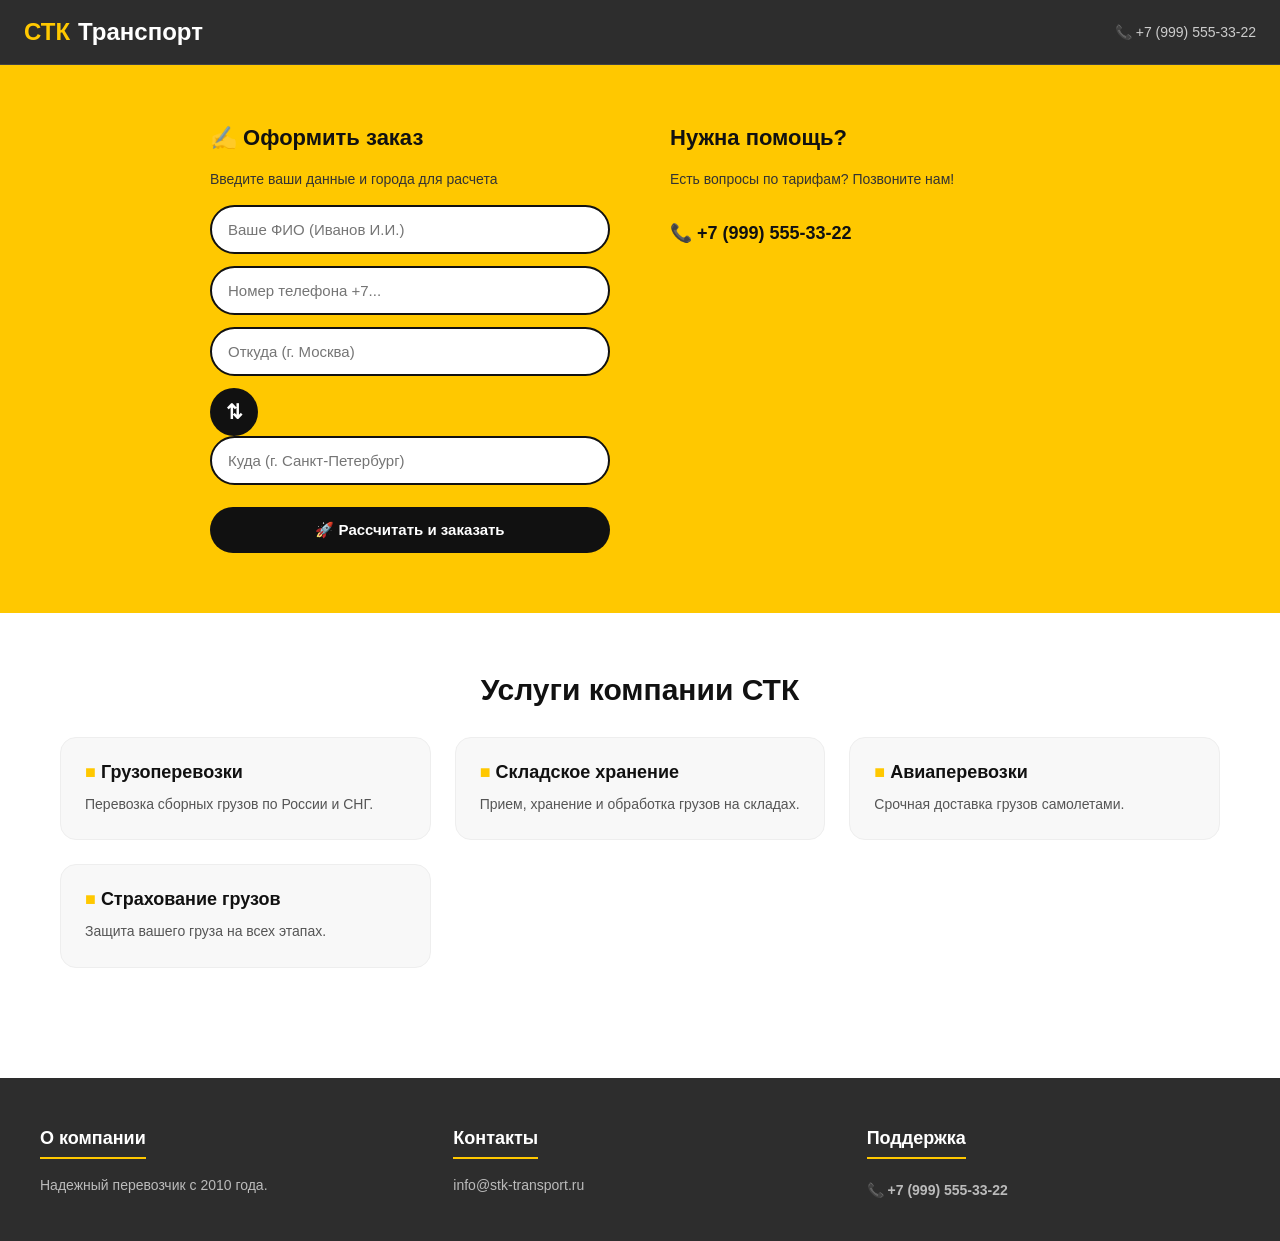
<file: index.html>
<!DOCTYPE html>
<html lang="ru">
<head>
    <meta charset="UTF-8">
    <meta name="viewport" content="width=device-width, initial-scale=1.0">
    <title>СТК - Транспортная компания</title>
    <style>
        * { margin: 0; padding: 0; box-sizing: border-box; font-family: -apple-system, BlinkMacSystemFont, "Segoe UI", Roboto, Helvetica, Arial, sans-serif; }
        body { background-color: #ffffff; color: #1a1a1a; }

        header { background-color: #2d2d2d; padding: 18px 24px; display: flex; justify-content: space-between; align-items: center; color: white; border-bottom: 1px solid #444; }
        .logo { font-size: 24px; font-weight: 700; display: flex; align-items: center; gap: 8px; }
        .logo span { color: #FFC800; }
        .auth-links { font-size: 14px; color: #cccccc; display: flex; align-items: center; gap: 6px; }

        .hero-section { background-color: #FFC800; padding: 60px 20px; display: flex; flex-wrap: wrap; justify-content: center; gap: 30px 60px; color: #111111; }
        .hero-card { flex: 1; min-width: 260px; max-width: 400px; }
        .hero-card h2 { font-size: 22px; margin-bottom: 18px; font-weight: 600; }
        .hero-card p { font-size: 14px; color: #333333; margin-top: 12px; line-height: 1.5; }

        input[type="text"], input[type="tel"] { width: 100%; padding: 14px 16px; border-radius: 50px; border: 2px solid #111; margin-bottom: 12px; font-size: 15px; outline: none; background-color: #ffffff; }
        .input-group { display: flex; gap: 10px; }

        .btn-black { background-color: #111111; color: #ffffff; border: none; padding: 14px 20px; font-weight: 600; font-size: 15px; border-radius: 50px; cursor: pointer; width: 100%; text-align: center; transition: background-color 0.2s ease; }
        .btn-black:hover { background-color: #333333; }

        .swap-arrow { background: #111111; color: #ffffff; width: 48px; height: 48px; display: flex; align-items: center; justify-content: center; border-radius: 50px; font-size: 20px; font-weight: bold; flex-shrink: 0; cursor: pointer; }
        .price-info { text-align: center; font-size: 13px; color: #333333; font-weight: 500; margin: 18px 0; }

        .city-swap { position: relative; display: flex; align-items: center; gap: 10px; flex-wrap: wrap; }
        .city-swap input { flex: 1; }
        .autocomplete-items { position: absolute; border: 1px solid #ddd; border-top: none; z-index: 99; top: 100%; left: 0; right: 0; background-color: white; border-radius: 0 0 12px 12px; max-height: 200px; overflow-y: auto; box-shadow: 0 4px 8px rgba(0,0,0,0.1); }
        .autocomplete-items div { padding: 10px 16px; cursor: pointer; background-color: #fff; border-bottom: 1px solid #f0f0f0; color: #111; font-size: 14px; }
        .autocomplete-items div:hover { background-color: #e9e9e9; }

        .services-section { background-color: #ffffff; padding: 60px 20px; max-width: 1200px; margin: 0 auto; }
        .services-section h2 { font-size: 30px; margin-bottom: 30px; color: #111; text-align: center; }
        .services-grid { display: grid; grid-template-columns: repeat(auto-fit, minmax(280px, 1fr)); gap: 24px; }
        .service-card { background-color: #f8f8f8; padding: 24px; border-radius: 16px; border: 1px solid #eeeeee; transition: 0.2s; }
        .service-card:hover { transform: translateY(-4px); box-shadow: 0 8px 16px rgba(0,0,0,0.05); }
        .service-card h3 { font-size: 18px; margin-bottom: 10px; color: #111; }
        .service-card p { font-size: 14px; color: #555; line-height: 1.6; }
        .service-card h3::before { content: "■ "; color: #FFC800; }

        .site-footer { background-color: #2d2d2d; color: #e0e0e0; padding: 50px 20px 30px; margin-top: 50px; }
        .footer-container { max-width: 1200px; margin: 0 auto; display: flex; flex-wrap: wrap; justify-content: space-between; gap: 40px; }
        .footer-col { flex: 1; min-width: 220px; }
        .footer-col h4 { color: #ffffff; font-size: 18px; margin-bottom: 15px; border-bottom: 2px solid #ffc800; padding-bottom: 8px; display: inline-block; }
        .footer-col p { font-size: 14px; line-height: 1.6; color: #bbbbbb; margin-bottom: 10px; }
        .footer-phone { font-size: 20px; font-weight: bold; color: #ffffff; margin-top: 5px; }

        /* --- МОДАЛЬНОЕ ОКНО (Двухшаговое) --- */
        .modal-overlay { position: fixed; top: 0; left: 0; width: 100%; height: 100%; background: rgba(0,0,0,0.7); display: none; justify-content: center; align-items: center; z-index: 1000; }
        .modal-box { background: #ffffff; padding: 40px; border-radius: 24px; max-width: 450px; width: 90%; text-align: center; box-shadow: 0 20px 40px rgba(0,0,0,0.3); position: relative; }
        .modal-box h2 { font-size: 24px; margin-bottom: 15px; color: #111; }
        .modal-box .distance-val { font-size: 48px; font-weight: bold; color: #FFC800; margin: 10px 0; }
        .modal-box .price-val { font-size: 32px; font-weight: bold; color: #111; margin: 10px 0; }
        .modal-box .details { color: #666; font-size: 14px; margin-bottom: 25px; line-height: 1.6; }
        
        /* Кнопки мессенджеров */
        .social-btns { display: flex; flex-direction: column; gap: 12px; margin: 20px 0; }
        .social-btns button { padding: 14px; border: none; border-radius: 50px; font-weight: bold; font-size: 16px; cursor: pointer; width: 100%; }
        .btn-tg { background: #0088cc; color: white; }
        .btn-wa { background: #25D366; color: white; }
        .btn-vk { background: #0077FF; color: white; }
        .btn-back-modal { background: transparent; border: none; color: #999; margin-top: 15px; cursor: pointer; text-decoration: underline; }

        .step-2 { display: none; } /* Изначально скрываем 2-й шаг */

        @media (max-width: 600px) {
            .hero-section { padding: 40px 16px; gap: 30px; }
            .hero-card { min-width: 100%; max-width: 100%; }
            .swap-arrow { width: 100%; border-radius: 50px; height: 44px; }
            .footer-container { flex-direction: column; gap: 30px; }
            .modal-box { padding: 30px 20px; }
        }
    </style>
</head>
<body>
    <header>
        <div class="logo"><span>СТК</span> Транспорт</div>
        <div class="auth-links">📞 +7 (999) 555-33-22</div>
    </header>

    <section class="hero-section">
        <div class="hero-card">
            <h2>✍️ Оформить заказ</h2>
            <p style="margin-bottom: 15px;">Введите ваши данные и города для расчета</p>
            <input type="text" id="clientName" placeholder="Ваше ФИО (Иванов И.И.)">
            <input type="tel" id="clientPhone" placeholder="Номер телефона +7...">
            <div class="city-swap">
                <input type="text" id="city-from" placeholder="Откуда (г. Москва)">
            </div>
            <div class="swap-arrow" id="swap-btn">⇅</div>
            <div class="city-swap">
                <input type="text" id="city-to" placeholder="Куда (г. Санкт-Петербург)">
            </div>
            <button id="calcBtn" class="btn-black" style="margin-top: 10px;">🚀 Рассчитать и заказать</button>
        </div>
        <div class="hero-card">
            <h2>Нужна помощь?</h2>
            <p>Есть вопросы по тарифам? Позвоните нам!</p>
            <br>
            <p style="font-size: 18px; font-weight: bold; color: #111;">📞 +7 (999) 555-33-22</p>
        </div>
    </section>

    <section class="services-section">
        <h2>Услуги компании СТК</h2>
        <div class="services-grid">
            <div class="service-card"><h3>Грузоперевозки</h3><p>Перевозка сборных грузов по России и СНГ.</p></div>
            <div class="service-card"><h3>Складское хранение</h3><p>Прием, хранение и обработка грузов на складах.</p></div>
            <div class="service-card"><h3>Авиаперевозки</h3><p>Срочная доставка грузов самолетами.</p></div>
            <div class="service-card"><h3>Страхование грузов</h3><p>Защита вашего груза на всех этапах.</p></div>
        </div>
    </section>

    <footer class="site-footer">
        <div class="footer-container">
            <div class="footer-col"><h4>О компании</h4><p>Надежный перевозчик с 2010 года.</p></div>
            <div class="footer-col"><h4>Контакты</h4><p>info@stk-transport.ru</p></div>
            <div class="footer-col"><h4>Поддержка</h4><p class="footer-phone">📞 +7 (999) 555-33-22</p></div>
        </div>
    </footer>

    <!-- МОДАЛЬНОЕ ОКНО (Два шага) -->
    <div class="modal-overlay" id="priceModal">
        <div class="modal-box">
            <!-- ШАГ 1: Инфо о заказе -->
            <div id="step1">
                <h2>📦 Ваш заказ</h2>
                <div style="font-size: 14px; color: #666; margin-bottom: 5px;">Маршрут</div>
                <div style="font-weight: bold; font-size: 16px;" id="modalRoute">Москва → Питер</div>
                <div style="margin-top: 20px;">
                    <div style="font-size: 14px; color: #666;">Расстояние</div>
                    <div class="distance-val" id="modalDistance">0 км</div>
                </div>
                <div>
                    <div style="font-size: 14px; color: #666;">Стоимость</div>
                    <div class="price-val" id="modalPrice">0 ₽</div>
                </div>
                <div class="details" id="modalClientInfo">ФИО: Иванов И.И.<br>Телефон: +7...</div>
                <button class="btn-black" id="toStep2Btn">✅ Далее, выбрать способ связи</button>
            </div>

            <!-- ШАГ 2: Выбор соцсетей -->
            <div id="step2" class="step-2">
                <h2>📱 Как с вами связаться?</h2>
                <p style="color: #666; font-size: 14px; margin-bottom: 20px;">Выберите удобный мессенджер для получения уведомлений</p>
                <div class="social-btns">
                    <button class="btn-tg" onclick="finishOrder('Telegram')">✈️ Telegram</button>
                    <button class="btn-wa" onclick="finishOrder('WhatsApp')">💬 WhatsApp</button>
                    <button class="btn-vk" onclick="finishOrder('VKontakte')">📱 VKontakte</button>
                </div>
                <button class="btn-back-modal" onclick="goToStep1()">← Назад к заказу</button>
            </div>
        </div>
    </div>

    <script>
        // --- Автодополнение ---
        function setupAutocomplete(inputId) {
            const input = document.getElementById(inputId);
            input.addEventListener('input', function(e) {
                const val = this.value;
                const lists = document.getElementsByClassName('autocomplete-items');
                for (let i = 0; i < lists.length; i++) lists[i].parentNode.removeChild(lists[i]);
                if (!val || val.length < 2) return;
                fetch(`https://nominatim.openstreetmap.org/search?format=json&q=${encodeURIComponent(val)}, Россия&limit=5`)
                    .then(r => r.json()).then(data => {
                        const list = document.createElement('div');
                        list.setAttribute('class', 'autocomplete-items');
                        this.parentNode.appendChild(list);
                        data.forEach(item => {
                            const div = document.createElement('div');
                            div.innerHTML = `<strong>${item.display_name}</strong>`;
                            div.addEventListener('click', function() {
                                input.value = item.display_name;
                                const lists2 = document.getElementsByClassName('autocomplete-items');
                                for (let i = 0; i < lists2.length; i++) lists2[i].parentNode.removeChild(lists2[i]);
                            });
                            list.appendChild(div);
                        });
                    }).catch(() => {});
            });
            document.addEventListener('click', function(e) {
                if (e.target !== input) {
                    const lists = document.getElementsByClassName('autocomplete-items');
                    for (let i = 0; i < lists.length; i++) lists[i].parentNode.removeChild(lists[i]);
                }
            });
        }
        setupAutocomplete('city-from');
        setupAutocomplete('city-to');

        // --- Смена городов ---
        document.getElementById('swap-btn').addEventListener('click', function() {
            const from = document.getElementById('city-from');
            const to = document.getElementById('city-to');
            const temp = from.value;
            from.value = to.value;
            to.value = temp;
        });

        // --- Расчет и открытие модалки ---
        let currentOrderData = null;

        document.getElementById('calcBtn').addEventListener('click', async function() {
            const name = document.getElementById('clientName').value.trim();
            const phone = document.getElementById('clientPhone').value.trim();
            const from = document.getElementById('city-from').value.trim();
            const to = document.getElementById('city-to').value.trim();

            if (!name || !phone || !from || !to) {
                alert('❌ Заполните все поля: ФИО, Телефон, Откуда и Куда!');
                return;
            }

            const btn = this;
            const originalText = btn.textContent;
            btn.textContent = '⏳ Ищем...';
            btn.disabled = true;

            try {
                const g1 = await fetch(`https://nominatim.openstreetmap.org/search?format=json&q=${encodeURIComponent(from)}&limit=1`);
                const d1 = await g1.json();
                const g2 = await fetch(`https://nominatim.openstreetmap.org/search?format=json&q=${encodeURIComponent(to)}&limit=1`);
                const d2 = await g2.json();
                if (!d1.length || !d2.length) throw new Error('Город не найден');

                const routeUrl = `https://router.project-osrm.org/route/v1/driving/${d1[0].lon},${d1[0].lat};${d2[0].lon},${d2[0].lat}?overview=false`;
                const rRes = await fetch(routeUrl);
                const rData = await rRes.json();
                if (!rData.routes || !rData.routes.length) throw new Error('Маршрут не найден');

                const distanceKm = Math.round(rData.routes[0].distance / 1000);
                const totalPrice = distanceKm * 50;

                // Сохраняем заказ в переменную
                currentOrderData = { name, phone, from, to, distance: distanceKm, price: totalPrice, date: new Date().toLocaleString() };

                document.getElementById('modalRoute').textContent = `${from} → ${to}`;
                document.getElementById('modalDistance').textContent = `${distanceKm} км`;
                document.getElementById('modalPrice').textContent = `${totalPrice.toLocaleString('ru-RU')} ₽`;
                document.getElementById('modalClientInfo').innerHTML = `ФИО: ${name}<br>Телефон: ${phone}`;

                // Показываем первый шаг
                document.getElementById('step1').style.display = 'block';
                document.getElementById('step2').style.display = 'none';
                document.getElementById('priceModal').style.display = 'flex';

            } catch (e) {
                alert('❌ Ошибка: ' + e.message + '. Попробуйте еще раз.');
            } finally {
                btn.textContent = originalText;
                btn.disabled = false;
            }
        });

        // --- Переходы между шагами модалки ---
        document.getElementById('toStep2Btn').addEventListener('click', function() {
            document.getElementById('step1').style.display = 'none';
            document.getElementById('step2').style.display = 'block';
        });

        function goToStep1() {
            document.getElementById('step2').style.display = 'none';
            document.getElementById('step1').style.display = 'block';
        }

        // --- Финальное подтверждение и отправка в админку ---
        function finishOrder(method) {
            if (!currentOrderData) return;
            
            // Добавляем способ связи к данным
            currentOrderData.method = method;

            // Сохраняем в localStorage в список заказов
            let orders = JSON.parse(localStorage.getItem('stk_orders') || '[]');
            orders.push(currentOrderData);
            localStorage.setItem('stk_orders', JSON.stringify(orders));

            document.getElementById('priceModal').style.display = 'none';
            alert(`✅ Заказ оформлен!\nСпособ связи: ${method}\nМенеджер СТК свяжется с вами в ближайшее время.`);
        }
    </script>
</body>
</html>
</file>
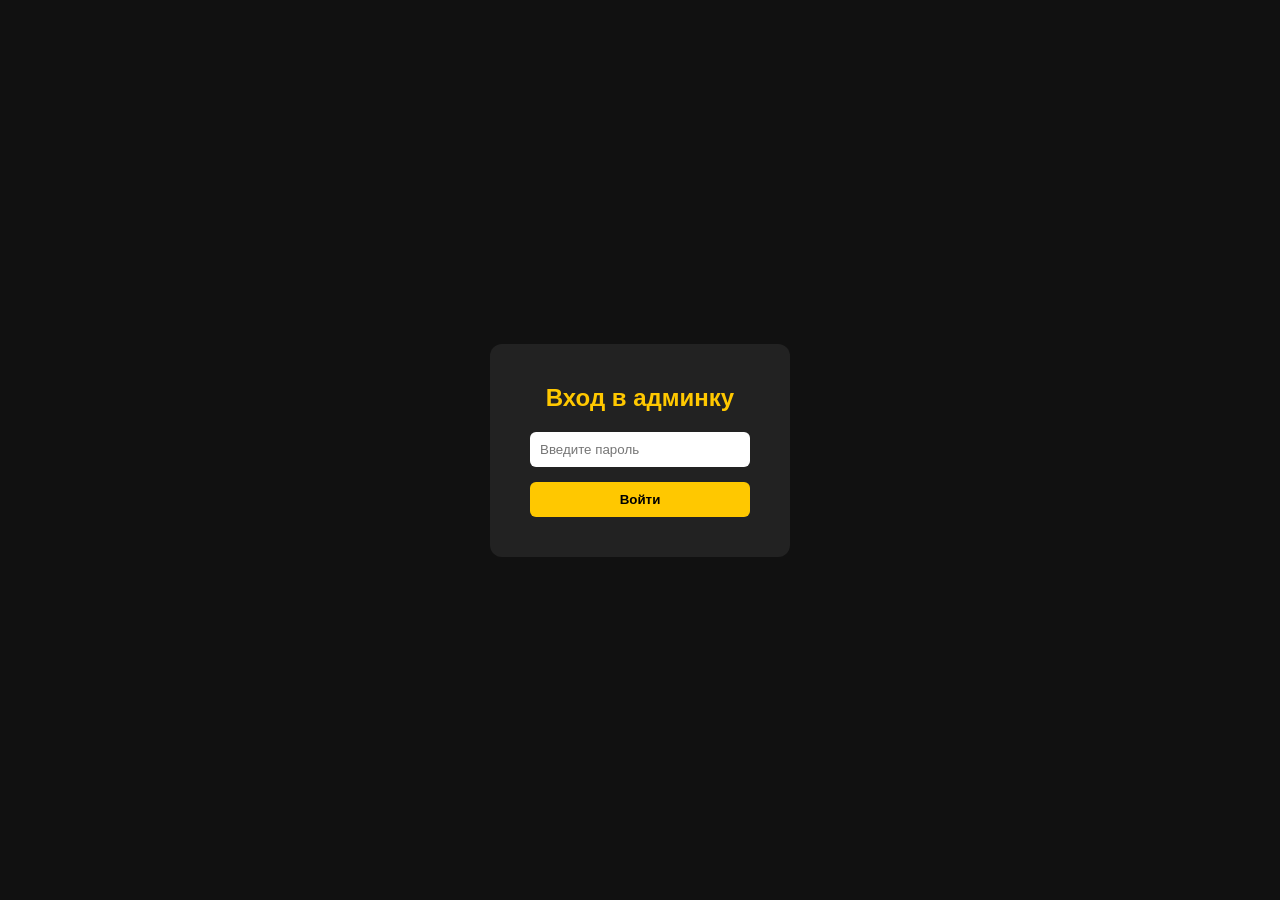
<file: admin.html>
<!DOCTYPE html>
<html lang="ru">
<head>
    <meta charset="UTF-8">
    <meta name="viewport" content="width=device-width, initial-scale=1.0">
    <title>Админ-панель СТК</title>
    <style>
        * { margin: 0; padding: 0; box-sizing: border-box; font-family: sans-serif; }
        body { background: #111; display: flex; justify-content: center; align-items: center; height: 100vh; }
        .login-box { background: #222; padding: 40px; border-radius: 12px; color: white; width: 300px; text-align: center; }
        .login-box h2 { margin-bottom: 20px; color: #ffc800; }
        input { width: 100%; padding: 10px; margin-bottom: 15px; border-radius: 6px; border: none; }
        button { width: 100%; padding: 10px; background: #ffc800; border: none; font-weight: bold; border-radius: 6px; cursor: pointer; }
    </style>
</head>
<body>
    <div class="login-box">
        <h2>Вход в админку</h2>
        <input type="password" id="adminPass" placeholder="Введите пароль">
        <button onclick="checkPass()">Войти</button>
    </div>

    <script>
        function checkPass() {
            const pass = document.getElementById('adminPass').value;
            if (pass === '1234') { // Пароль админа
                window.location.href = 'dashboard_admin.html';
            } else {
                alert('Неверный пароль!');
            }
        }
    </script>
</body>
</html>
</file>
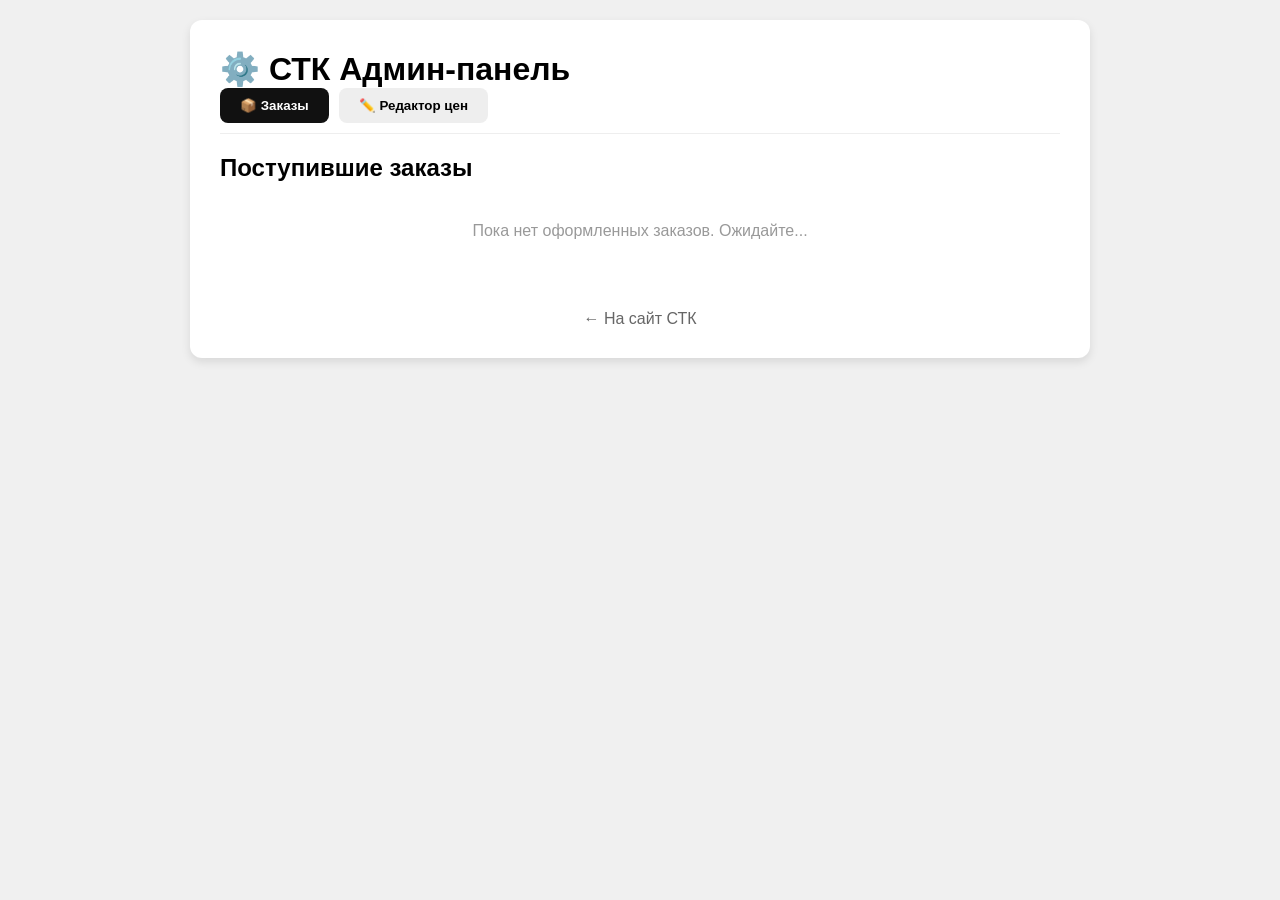
<file: dashboard_admin.html>
<!DOCTYPE html>
<html lang="ru">
<head>
    <meta charset="UTF-8">
    <meta name="viewport" content="width=device-width, initial-scale=1.0">
    <title>Админ-панель СТК</title>
    <style>
        * { margin: 0; padding: 0; box-sizing: border-box; font-family: sans-serif; }
        body { background: #f0f0f0; padding: 20px; }
        
        .container { max-width: 900px; margin: 0 auto; background: white; padding: 30px; border-radius: 12px; box-shadow: 0 4px 10px rgba(0,0,0,0.1); }
        .tabs { display: flex; gap: 10px; margin-bottom: 20px; border-bottom: 1px solid #eee; padding-bottom: 10px; }
        .tab-btn { padding: 10px 20px; background: #eee; border: none; border-radius: 8px; cursor: pointer; font-weight: bold; }
        .tab-btn.active { background: #111; color: white; }
        
        .tab-content { display: none; }
        .tab-content.active { display: block; }

        /* Стили для таблицы заказов */
        .orders-table { width: 100%; border-collapse: collapse; margin-top: 15px; font-size: 14px; }
        .orders-table th { background: #111; color: white; padding: 12px; text-align: left; }
        .orders-table td { padding: 12px; border-bottom: 1px solid #eee; }
        .orders-table tr:hover { background: #f9f9f9; }
        .order-method { display: inline-block; padding: 4px 10px; border-radius: 12px; font-size: 12px; font-weight: bold; color: white; }
        .method-tg { background: #0088cc; }
        .method-wa { background: #25D366; }
        .method-vk { background: #0077FF; }

        .input-group { margin-bottom: 15px; }
        .input-group label { display: block; margin-bottom: 5px; font-weight: bold; }
        .input-group input { width: 100%; padding: 10px; border: 1px solid #ccc; border-radius: 6px; }
        .btn-save { background: #111; color: white; padding: 12px 30px; border: none; border-radius: 6px; cursor: pointer; font-weight: bold; }
        .btn-save:hover { background: #333; }
        
        .back-link { display: block; text-align: center; margin-top: 30px; color: #666; text-decoration: none; }
        .empty-msg { text-align: center; color: #999; padding: 40px 0; font-size: 16px; }
    </style>
</head>
<body>
    <div class="container">
        <h1>⚙️ СТК Админ-панель</h1>

        <div class="tabs">
            <button class="tab-btn active" onclick="switchTab('orders')">📦 Заказы</button>
            <button class="tab-btn" onclick="switchTab('editor')">✏️ Редактор цен</button>
        </div>

        <!-- Вкладка: Заказы -->
        <div id="orders" class="tab-content active">
            <h2>Поступившие заказы</h2>
            <div id="ordersList">
                <div class="empty-msg">Пока нет оформленных заказов. Ожидайте...</div>
            </div>
        </div>

        <!-- Вкладка: Редактор цен -->
        <div id="editor" class="tab-content">
            <h2>Настройки отображения</h2>
            <div class="input-group">
                <label>Цена за 1 км (в рублях):</label>
                <input type="number" id="pricePerKm" value="50">
            </div>
            <button class="btn-save" onclick="saveSettings()">💾 Сохранить настройки</button>
        </div>

        <a href="index.html" class="back-link">← На сайт СТК</a>
    </div>

    <script>
        // --- Переключение вкладок ---
        function switchTab(tabId) {
            document.querySelectorAll('.tab-content').forEach(el => el.classList.remove('active'));
            document.querySelectorAll('.tab-btn').forEach(el => el.classList.remove('active'));
            document.getElementById(tabId).classList.add('active');
            document.querySelector(`[onclick="switchTab('${tabId}')"]`).classList.add('active');
            
            if (tabId === 'orders') renderOrders();
        }

        // --- Отображение заказов в таблице ---
        function renderOrders() {
            const container = document.getElementById('ordersList');
            const orders = JSON.parse(localStorage.getItem('stk_orders') || '[]');

            if (orders.length === 0) {
                container.innerHTML = `<div class="empty-msg">Пока нет оформленных заказов. Ожидайте...</div>`;
                return;
            }

            let html = `<table class="orders-table">
                <thead>
                    <tr>
                        <th>Дата</th>
                        <th>Клиент</th>
                        <th>Телефон</th>
                        <th>Маршрут</th>
                        <th>Расстояние</th>
                        <th>Сумма</th>
                        <th>Связь</th>
                    </tr>
                </thead>
                <tbody>`;

            // Выводим заказы в обратном порядке (сначала новые)
            orders.slice().reverse().forEach(order => {
                let methodClass = 'method-tg';
                if (order.method === 'WhatsApp') methodClass = 'method-wa';
                if (order.method === 'VKontakte') methodClass = 'method-vk';

                html += `
                    <tr>
                        <td>${order.date || '—'}</td>
                        <td><strong>${order.name}</strong></td>
                        <td>${order.phone}</td>
                        <td>${order.from} → ${order.to}</td>
                        <td>${order.distance} км</td>
                        <td><strong>${order.price.toLocaleString('ru-RU')} ₽</strong></td>
                        <td><span class="order-method ${methodClass}">${order.method}</span></td>
                    </tr>
                `;
            });

            html += `</tbody></table>`;
            container.innerHTML = html;
        }

        // --- Сохранение настроек ---
        function saveSettings() {
            const price = document.getElementById('pricePerKm').value;
            localStorage.setItem('stk_admin_price', price);
            alert('✅ Цена за километр сохранена!');
        }

        // Загружаем сохраненную цену при открытии
        window.onload = function() {
            const savedPrice = localStorage.getItem('stk_admin_price');
            if (savedPrice) document.getElementById('pricePerKm').value = savedPrice;
            renderOrders();
        };
    </script>
</body>
</html>
</file>
